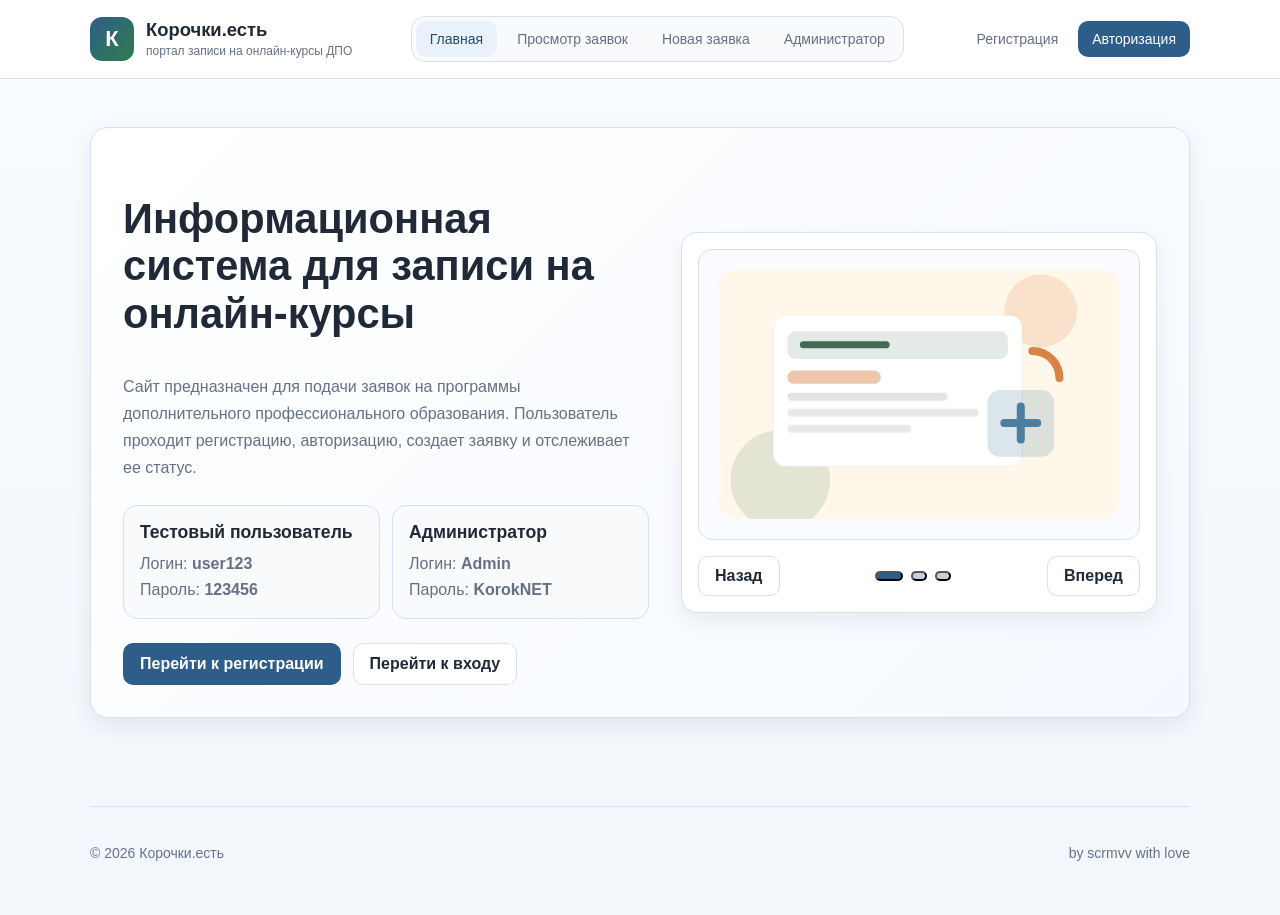
<file: index.html>
<!doctype html>
<html lang="ru">
<head>
  <meta charset="UTF-8">
  <meta name="viewport" content="width=device-width, initial-scale=1.0">
  <title>Корочки.есть — портал онлайн-курсов</title>
  <script>document.documentElement.classList.toggle('user-active', !!localStorage.getItem('korochki_session'));</script>
  <link rel="stylesheet" href="assets/css/style.css">
</head>
<body data-page="home">
  <header class="topbar">
    <div class="page-wrap py-4">
      <div class="header-row">
        <a href="index.html" class="brand-link">
          <span class="logo-mark">К</span>
          <span>
            <span class="brand-title block">Корочки.есть</span>
            <span class="brand-subtitle">портал записи на онлайн-курсы ДПО</span>
          </span>
        </a>
        <div class="header-actions">
          <button class="mobile-menu-toggle" type="button" data-menu-toggle aria-label="Открыть меню" aria-expanded="false">
            <span></span>
            <span></span>
            <span></span>
          </button>
        </div>
        <nav class="desktop-nav main-nav">
          <a class="nav-link" data-nav="home" href="index.html">Главная</a>
          <a class="nav-link" data-nav="applications" href="applications.html">Просмотр заявок</a>
          <a class="nav-link" data-nav="apply" href="apply.html">Новая заявка</a>
          <a class="nav-link" data-nav="admin" href="admin.html">Администратор</a>
        </nav>
        <nav class="desktop-nav auth-nav">
          <a class="nav-link" data-guest-link data-nav="register" href="register.html">Регистрация</a>
          <a class="nav-link nav-link-primary" data-guest-link data-nav="login" href="login.html">Авторизация</a>
          <button class="nav-link nav-link-primary" data-user-link data-logout type="button">Выйти</button>
        </nav>
        <div class="mobile-nav-panel" data-mobile-nav>
          <nav class="main-nav">
            <a class="nav-link" data-nav="home" href="index.html">Главная</a>
            <a class="nav-link" data-nav="applications" href="applications.html">Просмотр заявок</a>
            <a class="nav-link" data-nav="apply" href="apply.html">Новая заявка</a>
            <a class="nav-link" data-nav="admin" href="admin.html">Администратор</a>
          </nav>
          <nav class="auth-nav">
            <a class="nav-link" data-guest-link data-nav="register" href="register.html">Регистрация</a>
            <a class="nav-link nav-link-primary" data-guest-link data-nav="login" href="login.html">Авторизация</a>
            <button class="nav-link nav-link-primary" data-user-link data-logout type="button">Выйти</button>
          </nav>
        </div>
      </div>
    </div>
  </header>

  <main>
    <section class="page-wrap py-8 lg:py-12">
      <div class="hero-box grid gap-8 p-6 lg:grid-cols-[1.05fr_0.95fr] lg:items-center lg:p-8">
        <div>
          <h1 class="section-title">Информационная система для записи на онлайн-курсы</h1>
          <p class="section-text mt-4">
            Сайт предназначен для подачи заявок на программы дополнительного профессионального образования.
            Пользователь проходит регистрацию, авторизацию, создает заявку и отслеживает ее статус.
          </p>

          <div class="mt-6 grid gap-3 sm:grid-cols-2">
            <div class="info-item">
              <h3>Тестовый пользователь</h3>
              <p>Логин: <strong>user123</strong><br>Пароль: <strong>123456</strong></p>
            </div>
            <div class="info-item">
              <h3>Администратор</h3>
              <p>Логин: <strong>Admin</strong><br>Пароль: <strong>KorokNET</strong></p>
            </div>
          </div>

          <div class="mt-6 flex flex-wrap gap-3">
            <a class="btn btn-primary" href="register.html">Перейти к регистрации</a>
            <a class="btn btn-soft" href="login.html">Перейти к входу</a>
          </div>
        </div>

        <div class="card p-4">
          <div class="slider-box">
            <div class="slide active grid-cols-1 place-items-center p-5">
              <img src="assets/images/slide-1.svg" alt="Онлайн-обучение">
            </div>
            <div class="slide grid-cols-1 place-items-center p-5">
              <img src="assets/images/slide-2.svg" alt="Форма заявки">
            </div>
            <div class="slide grid-cols-1 place-items-center p-5">
              <img src="assets/images/slide-3.svg" alt="Администратор системы">
            </div>
          </div>

          <div class="mt-4 flex items-center justify-between gap-3 slider-controls">
            <button class="btn btn-soft !min-h-10 !px-4" data-prev-slide type="button">Назад</button>
            <div class="flex items-center gap-2" aria-label="Переключатели слайдера">
              <button class="slide-dot active" type="button" aria-label="Слайд 1"></button>
              <button class="slide-dot" type="button" aria-label="Слайд 2"></button>
              <button class="slide-dot" type="button" aria-label="Слайд 3"></button>
            </div>
            <button class="btn btn-soft !min-h-10 !px-4" data-next-slide type="button">Вперед</button>
          </div>
        </div>
      </div>
    </section>
  </main>

  <footer class="page-wrap py-10 text-sm text-slate-500">
    <div class="footer-line flex flex-col gap-2 pt-6 md:flex-row md:items-center md:justify-between">
      <p>© 2026 Корочки.есть</p>
      <p>by scrmvv with love</p>
    </div>
  </footer>

  <script src="assets/js/storage.js"></script>
  <script src="assets/js/main.js"></script>
  <script src="assets/js/home.js"></script>
</body>
</html>
</file>
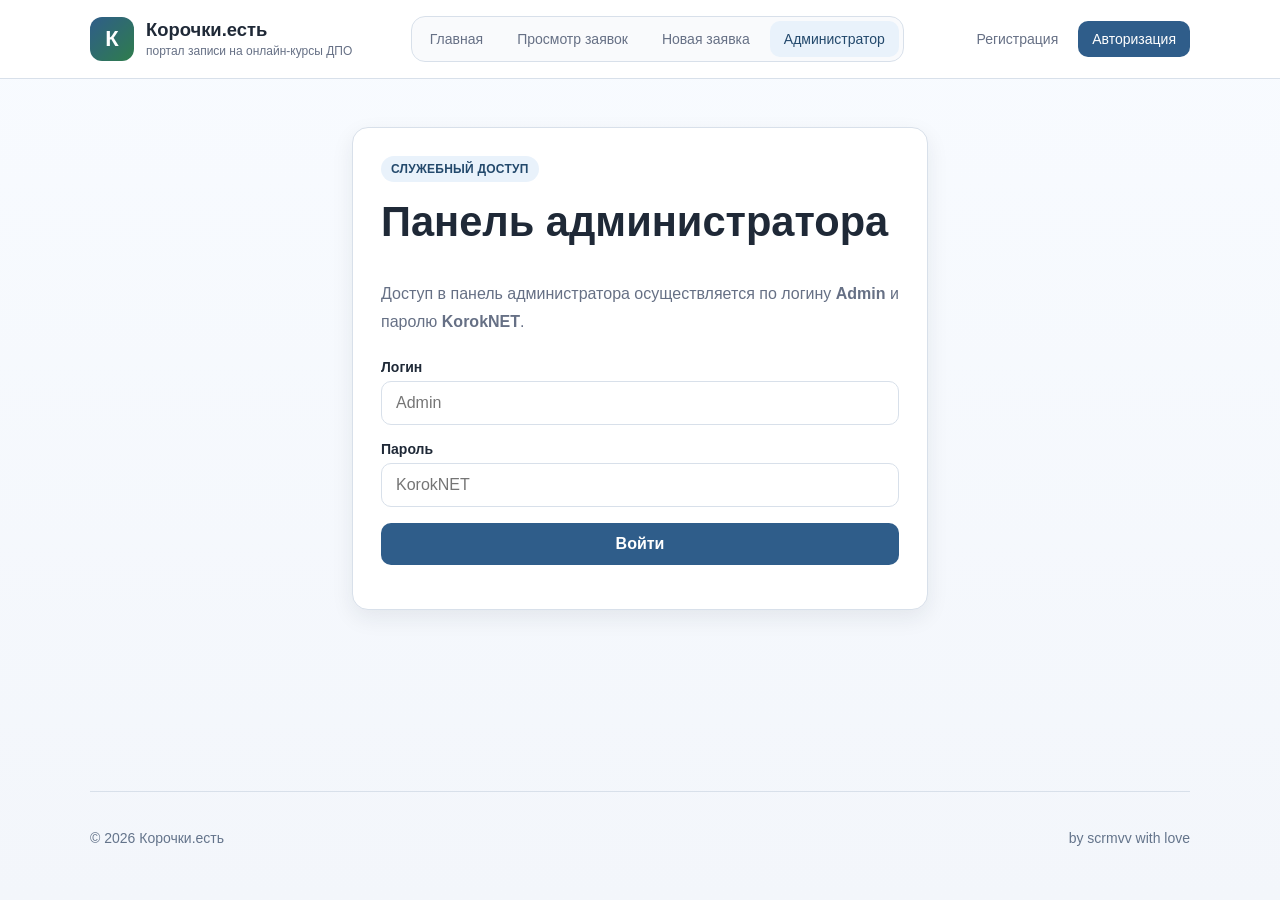
<file: admin.html>
<!doctype html>
<html lang="ru">
<head>
  <meta charset="UTF-8">
  <meta name="viewport" content="width=device-width, initial-scale=1.0">
  <title>Панель администратора — Корочки.есть</title>
  <script>document.documentElement.classList.toggle('user-active', !!localStorage.getItem('korochki_session'));</script>
  <link rel="stylesheet" href="assets/css/style.css">
</head>
<body data-page="admin">
  <header class="topbar">
    <div class="page-wrap py-4">
      <div class="header-row">
        <a href="index.html" class="brand-link">
          <span class="logo-mark">К</span>
          <span>
            <span class="brand-title block">Корочки.есть</span>
            <span class="brand-subtitle">портал записи на онлайн-курсы ДПО</span>
          </span>
        </a>
        <div class="header-actions">
          <button class="mobile-menu-toggle" type="button" data-menu-toggle aria-label="Открыть меню" aria-expanded="false">
            <span></span>
            <span></span>
            <span></span>
          </button>
        </div>
        <nav class="desktop-nav main-nav">
          <a class="nav-link" data-nav="home" href="index.html">Главная</a>
          <a class="nav-link" data-nav="applications" href="applications.html">Просмотр заявок</a>
          <a class="nav-link" data-nav="apply" href="apply.html">Новая заявка</a>
          <a class="nav-link" data-nav="admin" href="admin.html">Администратор</a>
        </nav>
        <nav class="desktop-nav auth-nav">
          <a class="nav-link" data-guest-link data-nav="register" href="register.html">Регистрация</a>
          <a class="nav-link nav-link-primary" data-guest-link data-nav="login" href="login.html">Авторизация</a>
          <button class="nav-link nav-link-primary" data-user-link data-logout type="button">Выйти</button>
        </nav>
        <div class="mobile-nav-panel" data-mobile-nav>
          <nav class="main-nav">
            <a class="nav-link" data-nav="home" href="index.html">Главная</a>
            <a class="nav-link" data-nav="applications" href="applications.html">Просмотр заявок</a>
            <a class="nav-link" data-nav="apply" href="apply.html">Новая заявка</a>
            <a class="nav-link" data-nav="admin" href="admin.html">Администратор</a>
          </nav>
          <nav class="auth-nav">
            <a class="nav-link" data-guest-link data-nav="register" href="register.html">Регистрация</a>
            <a class="nav-link nav-link-primary" data-guest-link data-nav="login" href="login.html">Авторизация</a>
            <button class="nav-link nav-link-primary" data-user-link data-logout type="button">Выйти</button>
          </nav>
        </div>
      </div>
    </div>
  </header>

  <main class="page-wrap py-8 lg:py-12">
    <section id="adminLoginBox" class="mx-auto max-w-xl card p-5 md:p-7">
      <span class="tag">служебный доступ</span>
      <h1 class="section-title mt-4">Панель администратора</h1>
      <p class="section-text mt-3">Доступ в панель администратора осуществляется по логину <strong>Admin</strong> и паролю <strong>KorokNET</strong>.</p>

      <form id="adminLoginForm" class="mt-6 grid gap-4">
        <div>
          <label class="form-label" for="adminLogin">Логин</label>
          <input class="form-input" id="adminLogin" name="login" required placeholder="Admin">
        </div>
        <div>
          <label class="form-label" for="adminPassword">Пароль</label>
          <input class="form-input" id="adminPassword" name="password" type="password" required placeholder="KorokNET">
        </div>
        <button class="btn btn-primary" type="submit">Войти</button>
        <div id="adminLoginResult" aria-live="polite"></div>
      </form>
    </section>

    <section id="adminPanel" style="display:none;">
      <div class="mb-8 flex flex-col gap-4 md:flex-row md:items-end md:justify-between">
        <div>
          <span class="tag">работа со статусами</span>
          <h1 class="section-title mt-4">Список пользовательских заявок</h1>
          <p class="section-text mt-3">Администратор видит все заявки и может изменить статус на «Идет обучение» или «Обучение завершено».</p>
        </div>
        <button class="btn btn-soft" id="adminLogout" type="button">Выйти из админки</button>
      </div>

      <div id="adminCounters" class="mb-5 grid gap-3 sm:grid-cols-2 lg:grid-cols-4"></div>

      <div class="card p-4 md:p-5">
        <div class="mb-4 flex flex-col gap-3 md:flex-row md:items-center md:justify-between">
          <h2 class="text-2xl font-bold">Все заявки</h2>
          <input class="form-input md:max-w-xs" id="adminSearch" placeholder="Поиск по курсу или пользователю">
        </div>
        <div id="adminTable" class="table-like"></div>
      </div>
    </section>
  </main>

  <footer class="page-wrap py-10 text-sm text-slate-500">
    <div class="footer-line flex flex-col gap-2 pt-6 md:flex-row md:items-center md:justify-between">
      <p>© 2026 Корочки.есть</p>
      <p>by scrmvv with love</p>
    </div>
  </footer>

  <script src="assets/js/storage.js"></script>
  <script src="assets/js/main.js"></script>
  <script src="assets/js/admin.js"></script>
</body>
</html>
</file>
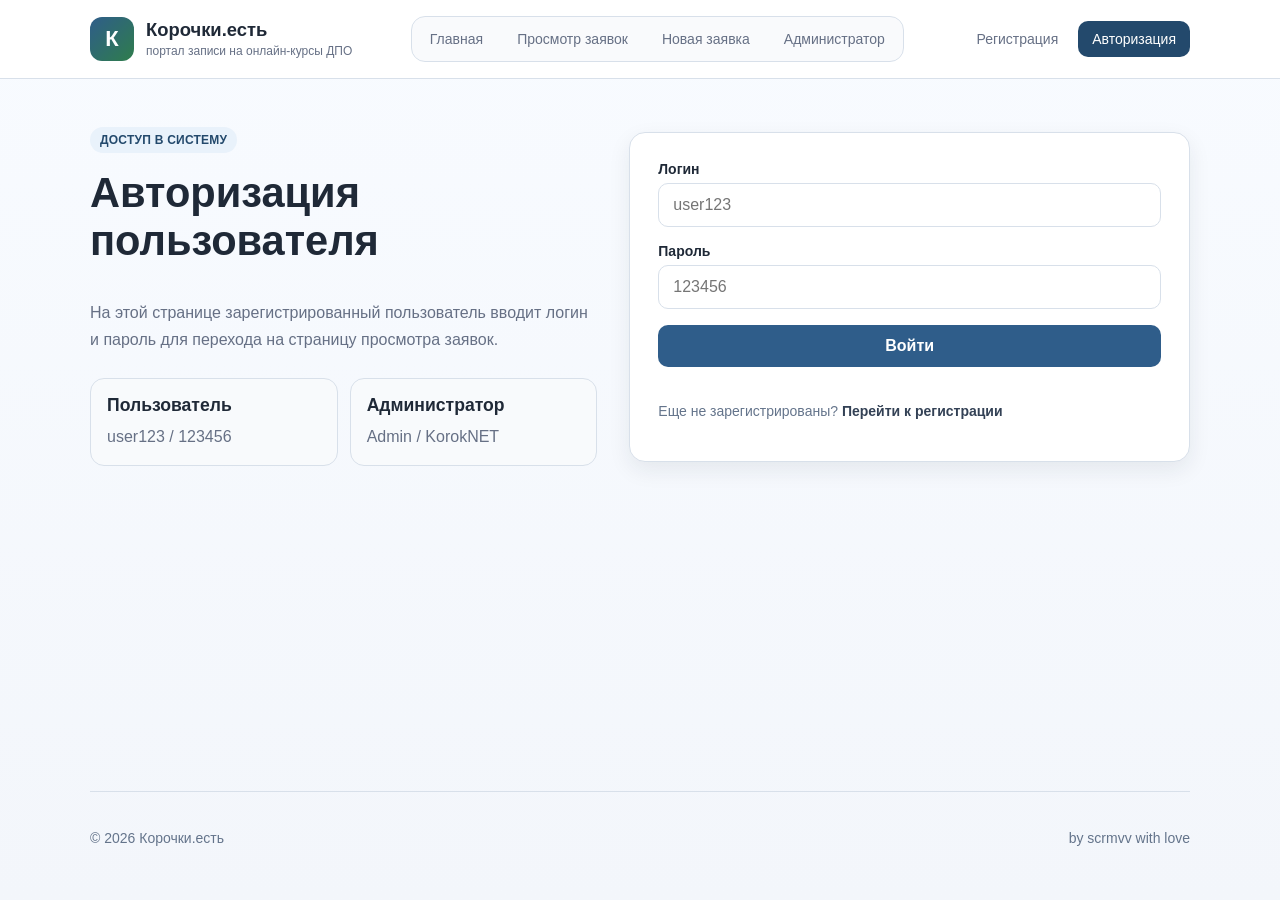
<file: applications.html>
<!doctype html>
<html lang="ru">
<head>
  <meta charset="UTF-8">
  <meta name="viewport" content="width=device-width, initial-scale=1.0">
  <title>Просмотр заявок — Корочки.есть</title>
  <script>
    const hasUser = !!localStorage.getItem('korochki_session');
    document.documentElement.classList.toggle('user-active', hasUser);
    if (!hasUser) location.replace('login.html');
  </script>
  <link rel="stylesheet" href="assets/css/style.css">
</head>
<body data-page="applications">
  <header class="topbar">
    <div class="page-wrap py-4">
      <div class="header-row">
        <a href="index.html" class="brand-link">
          <span class="logo-mark">К</span>
          <span>
            <span class="brand-title block">Корочки.есть</span>
            <span class="brand-subtitle">портал записи на онлайн-курсы ДПО</span>
          </span>
        </a>
        <div class="header-actions">
          <button class="mobile-menu-toggle" type="button" data-menu-toggle aria-label="Открыть меню" aria-expanded="false">
            <span></span>
            <span></span>
            <span></span>
          </button>
        </div>
        <nav class="desktop-nav main-nav">
          <a class="nav-link" data-nav="home" href="index.html">Главная</a>
          <a class="nav-link" data-nav="applications" href="applications.html">Просмотр заявок</a>
          <a class="nav-link" data-nav="apply" href="apply.html">Новая заявка</a>
          <a class="nav-link" data-nav="admin" href="admin.html">Администратор</a>
        </nav>
        <nav class="desktop-nav auth-nav">
          <a class="nav-link" data-guest-link data-nav="register" href="register.html">Регистрация</a>
          <a class="nav-link nav-link-primary" data-guest-link data-nav="login" href="login.html">Авторизация</a>
          <button class="nav-link nav-link-primary" data-user-link data-logout type="button">Выйти</button>
        </nav>
        <div class="mobile-nav-panel" data-mobile-nav>
          <nav class="main-nav">
            <a class="nav-link" data-nav="home" href="index.html">Главная</a>
            <a class="nav-link" data-nav="applications" href="applications.html">Просмотр заявок</a>
            <a class="nav-link" data-nav="apply" href="apply.html">Новая заявка</a>
            <a class="nav-link" data-nav="admin" href="admin.html">Администратор</a>
          </nav>
          <nav class="auth-nav">
            <a class="nav-link" data-guest-link data-nav="register" href="register.html">Регистрация</a>
            <a class="nav-link nav-link-primary" data-guest-link data-nav="login" href="login.html">Авторизация</a>
            <button class="nav-link nav-link-primary" data-user-link data-logout type="button">Выйти</button>
          </nav>
        </div>
      </div>
    </div>
  </header>

  <main class="page-wrap py-8 lg:py-12">
    <section class="mb-8 flex flex-col gap-4 md:flex-row md:items-end md:justify-between">
      <div>
        <span class="tag">личный кабинет</span>
        <h1 class="section-title mt-4">Просмотр заявок</h1>
        <p class="section-text mt-3">Пользователь <strong data-current-user>гость</strong> может просмотреть ранее оставленные заявки и оставить отзыв о качестве образовательных услуг.</p>
      </div>
      <a class="btn btn-primary" href="apply.html">Создать заявку</a>
    </section>

    <section id="emptyApplications" class="card p-8 text-center" style="display:none;">
      <h2 class="text-3xl font-bold">Заявок пока нет</h2>
      <p class="section-text mt-3">Создайте первую заявку на обучение.</p>
      <a class="btn btn-primary mt-5" href="apply.html">Перейти к форме заявки</a>
    </section>

    <section id="applicationsList" class="grid gap-5"></section>
  </main>

  <footer class="page-wrap py-10 text-sm text-slate-500">
    <div class="footer-line flex flex-col gap-2 pt-6 md:flex-row md:items-center md:justify-between">
      <p>© 2026 Корочки.есть</p>
      <p>by scrmvv with love</p>
    </div>
  </footer>

  <script src="assets/js/storage.js"></script>
  <script src="assets/js/main.js"></script>
  <script src="assets/js/applications.js"></script>
</body>
</html>
</file>
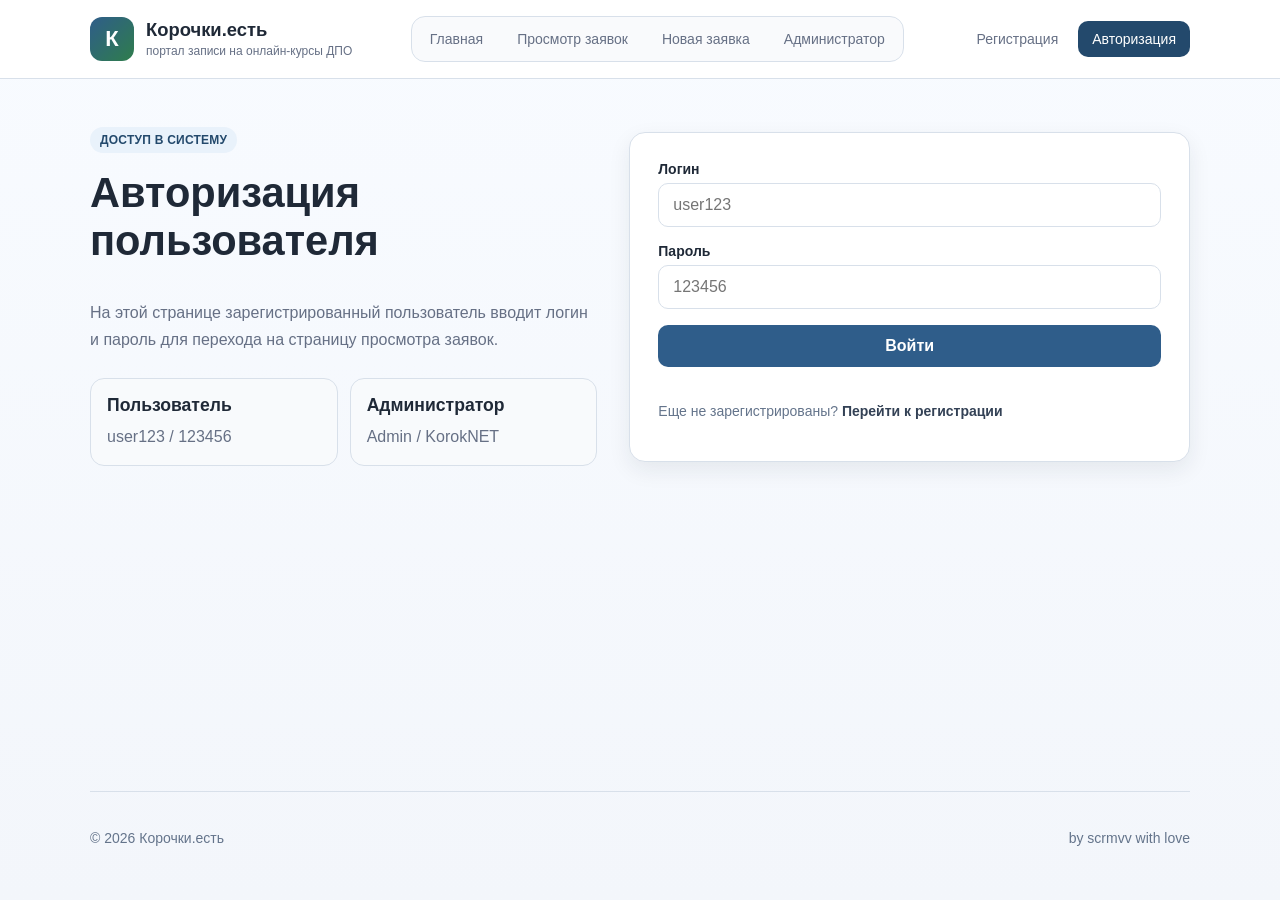
<file: apply.html>
<!doctype html>
<html lang="ru">
<head>
  <meta charset="UTF-8">
  <meta name="viewport" content="width=device-width, initial-scale=1.0">
  <title>Формирование заявки — Корочки.есть</title>
  <script>
    const hasUser = !!localStorage.getItem('korochki_session');
    document.documentElement.classList.toggle('user-active', hasUser);
    if (!hasUser) location.replace('login.html');
  </script>
  <link rel="stylesheet" href="assets/css/style.css">
</head>
<body data-page="apply">
  <header class="topbar">
    <div class="page-wrap py-4">
      <div class="header-row">
        <a href="index.html" class="brand-link">
          <span class="logo-mark">К</span>
          <span>
            <span class="brand-title block">Корочки.есть</span>
            <span class="brand-subtitle">портал записи на онлайн-курсы ДПО</span>
          </span>
        </a>
        <div class="header-actions">
          <button class="mobile-menu-toggle" type="button" data-menu-toggle aria-label="Открыть меню" aria-expanded="false">
            <span></span>
            <span></span>
            <span></span>
          </button>
        </div>
        <nav class="desktop-nav main-nav">
          <a class="nav-link" data-nav="home" href="index.html">Главная</a>
          <a class="nav-link" data-nav="applications" href="applications.html">Просмотр заявок</a>
          <a class="nav-link" data-nav="apply" href="apply.html">Новая заявка</a>
          <a class="nav-link" data-nav="admin" href="admin.html">Администратор</a>
        </nav>
        <nav class="desktop-nav auth-nav">
          <a class="nav-link" data-guest-link data-nav="register" href="register.html">Регистрация</a>
          <a class="nav-link nav-link-primary" data-guest-link data-nav="login" href="login.html">Авторизация</a>
          <button class="nav-link nav-link-primary" data-user-link data-logout type="button">Выйти</button>
        </nav>
        <div class="mobile-nav-panel" data-mobile-nav>
          <nav class="main-nav">
            <a class="nav-link" data-nav="home" href="index.html">Главная</a>
            <a class="nav-link" data-nav="applications" href="applications.html">Просмотр заявок</a>
            <a class="nav-link" data-nav="apply" href="apply.html">Новая заявка</a>
            <a class="nav-link" data-nav="admin" href="admin.html">Администратор</a>
          </nav>
          <nav class="auth-nav">
            <a class="nav-link" data-guest-link data-nav="register" href="register.html">Регистрация</a>
            <a class="nav-link nav-link-primary" data-guest-link data-nav="login" href="login.html">Авторизация</a>
            <button class="nav-link nav-link-primary" data-user-link data-logout type="button">Выйти</button>
          </nav>
        </div>
      </div>
    </div>
  </header>

  <main class="page-wrap py-8 lg:py-12">
    <div class="grid gap-8 lg:grid-cols-[0.9fr_1.1fr] lg:items-start">
      <section>
        <span class="tag">форма заявки</span>
        <h1 class="section-title mt-4">Формирование заявки</h1>
        <p class="section-text mt-4">Пользователь указывает название курса, желаемую дату начала обучения и способ оплаты. После нажатия на кнопку «Отправить» заявка получает статус «Новая».</p>

        <div class="info-grid mt-6">
          <div class="info-item">
            <h3>Пользователь</h3>
            <p><span data-current-user>гость</span></p>
          </div>
          <div class="info-item">
            <h3>Доступные способы оплаты</h3>
            <p>Наличными или переводом по номеру телефона.</p>
          </div>
        </div>
      </section>

      <section class="card p-5 md:p-7">
        <form id="applyForm" class="grid gap-4">
          <div>
            <label class="form-label" for="courseName">Наименование курса</label>
            <input class="form-input" id="courseName" name="courseName" required list="courseList" placeholder="Например: Оператор 1С">
            <datalist id="courseList">
              <option value="Оператор 1С: первые шаги"></option>
              <option value="Сметное дело для начинающих"></option>
              <option value="Кадровое делопроизводство"></option>
              <option value="Бухгалтерский учет"></option>
              <option value="Документооборот в организации"></option>
            </datalist>
          </div>

          <div>
            <label class="form-label" for="startDate">Желаемая дата начала обучения</label>
            <input class="form-input" id="startDate" name="startDate" type="date" required>
          </div>

          <div>
            <label class="form-label" for="payment">Способ оплаты</label>
            <select class="form-select" id="payment" name="payment" required>
              <option value="">Выберите вариант</option>
              <option value="Наличными">Наличными</option>
              <option value="Перевод по номеру телефона">Перевод по номеру телефона</option>
            </select>
          </div>

          <button class="btn btn-primary" type="submit">Отправить</button>
          <div id="applyResult" aria-live="polite"></div>
        </form>
      </section>
    </div>
  </main>

  <footer class="page-wrap py-10 text-sm text-slate-500">
    <div class="footer-line flex flex-col gap-2 pt-6 md:flex-row md:items-center md:justify-between">
      <p>© 2026 Корочки.есть</p>
      <p>by scrmvv with love</p>
    </div>
  </footer>

  <script src="assets/js/storage.js"></script>
  <script src="assets/js/main.js"></script>
  <script src="assets/js/apply.js"></script>
</body>
</html>
</file>
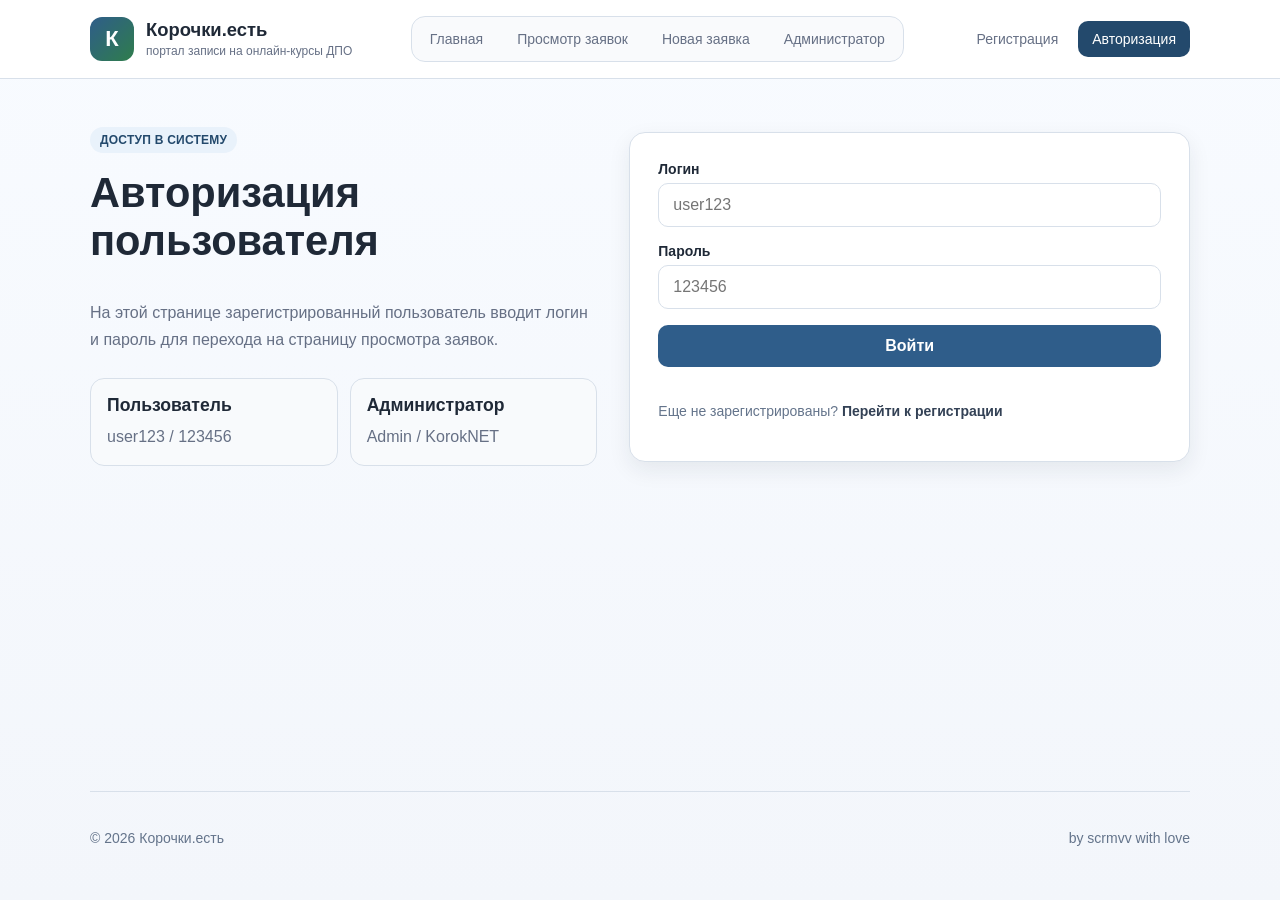
<file: login.html>
<!doctype html>
<html lang="ru">
<head>
  <meta charset="UTF-8">
  <meta name="viewport" content="width=device-width, initial-scale=1.0">
  <title>Авторизация — Корочки.есть</title>
  <script>document.documentElement.classList.toggle('user-active', !!localStorage.getItem('korochki_session'));</script>
  <link rel="stylesheet" href="assets/css/style.css">
</head>
<body data-page="login">
  <header class="topbar">
    <div class="page-wrap py-4">
      <div class="header-row">
        <a href="index.html" class="brand-link">
          <span class="logo-mark">К</span>
          <span>
            <span class="brand-title block">Корочки.есть</span>
            <span class="brand-subtitle">портал записи на онлайн-курсы ДПО</span>
          </span>
        </a>
        <div class="header-actions">
          <button class="mobile-menu-toggle" type="button" data-menu-toggle aria-label="Открыть меню" aria-expanded="false">
            <span></span>
            <span></span>
            <span></span>
          </button>
        </div>
        <nav class="desktop-nav main-nav">
          <a class="nav-link" data-nav="home" href="index.html">Главная</a>
          <a class="nav-link" data-nav="applications" href="applications.html">Просмотр заявок</a>
          <a class="nav-link" data-nav="apply" href="apply.html">Новая заявка</a>
          <a class="nav-link" data-nav="admin" href="admin.html">Администратор</a>
        </nav>
        <nav class="desktop-nav auth-nav">
          <a class="nav-link" data-guest-link data-nav="register" href="register.html">Регистрация</a>
          <a class="nav-link nav-link-primary" data-guest-link data-nav="login" href="login.html">Авторизация</a>
          <button class="nav-link nav-link-primary" data-user-link data-logout type="button">Выйти</button>
        </nav>
        <div class="mobile-nav-panel" data-mobile-nav>
          <nav class="main-nav">
            <a class="nav-link" data-nav="home" href="index.html">Главная</a>
            <a class="nav-link" data-nav="applications" href="applications.html">Просмотр заявок</a>
            <a class="nav-link" data-nav="apply" href="apply.html">Новая заявка</a>
            <a class="nav-link" data-nav="admin" href="admin.html">Администратор</a>
          </nav>
          <nav class="auth-nav">
            <a class="nav-link" data-guest-link data-nav="register" href="register.html">Регистрация</a>
            <a class="nav-link nav-link-primary" data-guest-link data-nav="login" href="login.html">Авторизация</a>
            <button class="nav-link nav-link-primary" data-user-link data-logout type="button">Выйти</button>
          </nav>
        </div>
      </div>
    </div>
  </header>

  <main class="page-wrap py-8 lg:py-12">
    <div class="grid gap-8 lg:grid-cols-[0.95fr_1.05fr] lg:items-center">
      <section>
        <span class="tag">доступ в систему</span>
        <h1 class="section-title mt-4">Авторизация пользователя</h1>
        <p class="section-text mt-4">На этой странице зарегистрированный пользователь вводит логин и пароль для перехода на страницу просмотра заявок.</p>

        <div class="mt-6 grid gap-3 sm:grid-cols-2">
          <div class="info-item">
            <h3>Пользователь</h3>
            <p>user123 / 123456</p>
          </div>
          <div class="info-item">
            <h3>Администратор</h3>
            <p>Admin / KorokNET</p>
          </div>
        </div>
      </section>

      <section class="card p-5 md:p-7">
        <form id="loginForm" class="grid gap-4">
          <div>
            <label class="form-label" for="login">Логин</label>
            <input class="form-input" id="login" name="login" required autocomplete="username" placeholder="user123">
          </div>

          <div>
            <label class="form-label" for="password">Пароль</label>
            <input class="form-input" id="password" name="password" required type="password" autocomplete="current-password" placeholder="123456">
          </div>

          <button class="btn btn-primary" type="submit">Войти</button>
          <div id="loginResult" aria-live="polite"></div>
        </form>

        <p class="mt-5 text-sm text-slate-500">Еще не зарегистрированы? <a class="font-semibold text-slate-700" href="register.html">Перейти к регистрации</a></p>
      </section>
    </div>
  </main>

  <footer class="page-wrap py-10 text-sm text-slate-500">
    <div class="footer-line flex flex-col gap-2 pt-6 md:flex-row md:items-center md:justify-between">
      <p>© 2026 Корочки.есть</p>
      <p>by scrmvv with love</p>
    </div>
  </footer>

  <script src="assets/js/storage.js"></script>
  <script src="assets/js/main.js"></script>
  <script src="assets/js/login.js"></script>
</body>
</html>
</file>
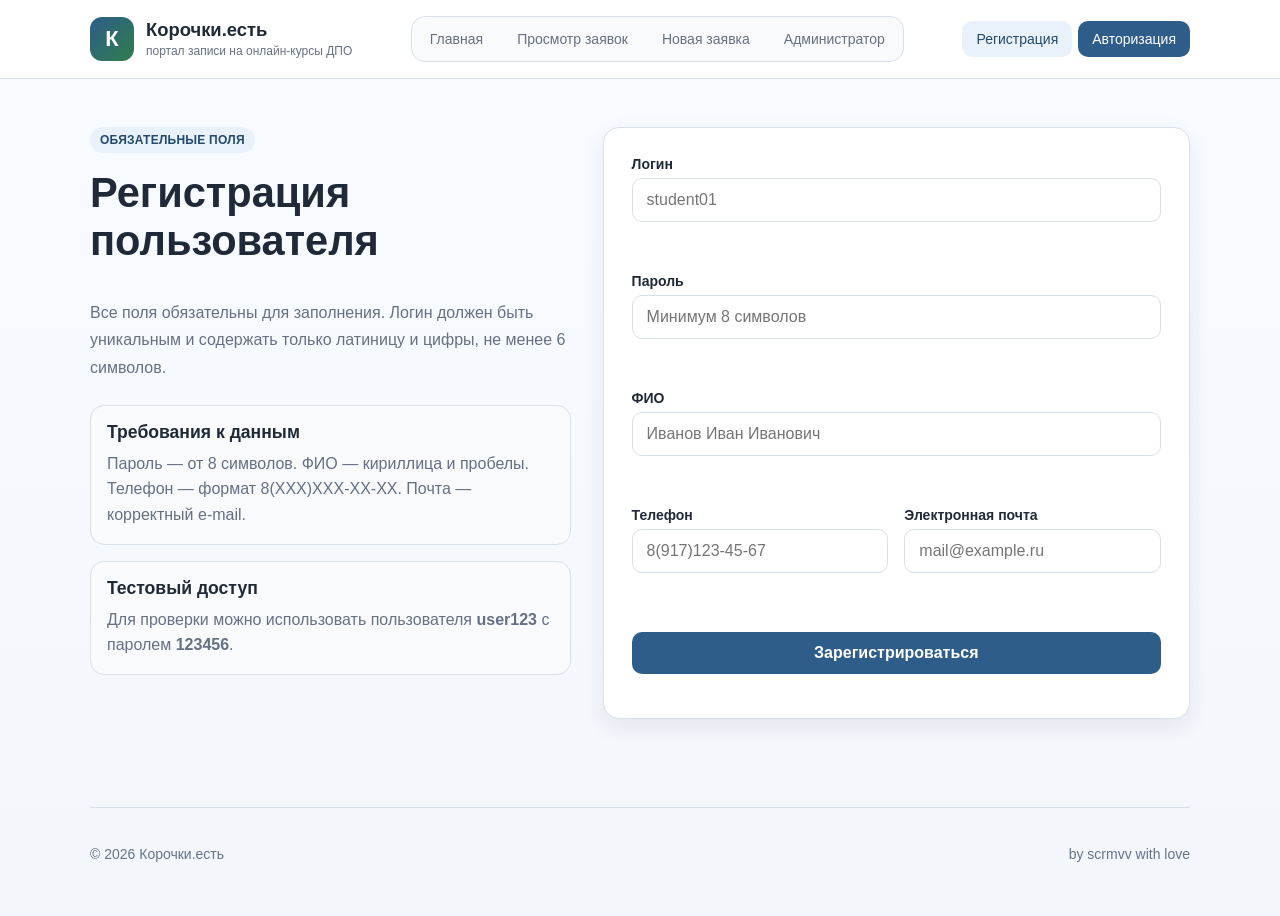
<file: register.html>
<!doctype html>
<html lang="ru">
<head>
  <meta charset="UTF-8">
  <meta name="viewport" content="width=device-width, initial-scale=1.0">
  <title>Регистрация — Корочки.есть</title>
  <script>document.documentElement.classList.toggle('user-active', !!localStorage.getItem('korochki_session'));</script>
  <link rel="stylesheet" href="assets/css/style.css">
</head>
<body data-page="register">
  <header class="topbar">
    <div class="page-wrap py-4">
      <div class="header-row">
        <a href="index.html" class="brand-link">
          <span class="logo-mark">К</span>
          <span>
            <span class="brand-title block">Корочки.есть</span>
            <span class="brand-subtitle">портал записи на онлайн-курсы ДПО</span>
          </span>
        </a>
        <div class="header-actions">
          <button class="mobile-menu-toggle" type="button" data-menu-toggle aria-label="Открыть меню" aria-expanded="false">
            <span></span>
            <span></span>
            <span></span>
          </button>
        </div>
        <nav class="desktop-nav main-nav">
          <a class="nav-link" data-nav="home" href="index.html">Главная</a>
          <a class="nav-link" data-nav="applications" href="applications.html">Просмотр заявок</a>
          <a class="nav-link" data-nav="apply" href="apply.html">Новая заявка</a>
          <a class="nav-link" data-nav="admin" href="admin.html">Администратор</a>
        </nav>
        <nav class="desktop-nav auth-nav">
          <a class="nav-link" data-guest-link data-nav="register" href="register.html">Регистрация</a>
          <a class="nav-link nav-link-primary" data-guest-link data-nav="login" href="login.html">Авторизация</a>
          <button class="nav-link nav-link-primary" data-user-link data-logout type="button">Выйти</button>
        </nav>
        <div class="mobile-nav-panel" data-mobile-nav>
          <nav class="main-nav">
            <a class="nav-link" data-nav="home" href="index.html">Главная</a>
            <a class="nav-link" data-nav="applications" href="applications.html">Просмотр заявок</a>
            <a class="nav-link" data-nav="apply" href="apply.html">Новая заявка</a>
            <a class="nav-link" data-nav="admin" href="admin.html">Администратор</a>
          </nav>
          <nav class="auth-nav">
            <a class="nav-link" data-guest-link data-nav="register" href="register.html">Регистрация</a>
            <a class="nav-link nav-link-primary" data-guest-link data-nav="login" href="login.html">Авторизация</a>
            <button class="nav-link nav-link-primary" data-user-link data-logout type="button">Выйти</button>
          </nav>
        </div>
      </div>
    </div>
  </header>

  <main class="page-wrap py-8 lg:py-12">
    <div class="grid gap-8 lg:grid-cols-[0.9fr_1.1fr] lg:items-start">
      <section>
        <span class="tag">обязательные поля</span>
        <h1 class="section-title mt-4">Регистрация пользователя</h1>
        <p class="section-text mt-4">Все поля обязательны для заполнения. Логин должен быть уникальным и содержать только латиницу и цифры, не менее 6 символов.</p>

        <div class="info-grid mt-6">
          <div class="info-item">
            <h3>Требования к данным</h3>
            <p>Пароль — от 8 символов. ФИО — кириллица и пробелы. Телефон — формат 8(XXX)XXX-XX-XX. Почта — корректный e-mail.</p>
          </div>
          <div class="info-item">
            <h3>Тестовый доступ</h3>
            <p>Для проверки можно использовать пользователя <strong>user123</strong> с паролем <strong>123456</strong>.</p>
          </div>
        </div>
      </section>

      <section class="card p-5 md:p-7">
        <form id="registerForm" class="grid gap-4" novalidate>
          <div>
            <label class="form-label" for="login">Логин</label>
            <input class="form-input" id="login" name="login" required placeholder="student01">
            <p class="field-error" data-error="login"></p>
          </div>

          <div>
            <label class="form-label" for="password">Пароль</label>
            <input class="form-input" id="password" name="password" type="password" required placeholder="Минимум 8 символов">
            <p class="field-error" data-error="password"></p>
          </div>

          <div>
            <label class="form-label" for="name">ФИО</label>
            <input class="form-input" id="name" name="name" required placeholder="Иванов Иван Иванович">
            <p class="field-error" data-error="name"></p>
          </div>

          <div class="grid gap-4 md:grid-cols-2">
            <div>
              <label class="form-label" for="phone">Телефон</label>
              <input class="form-input" id="phone" name="phone" required placeholder="8(917)123-45-67">
              <p class="field-error" data-error="phone"></p>
            </div>
            <div>
              <label class="form-label" for="email">Электронная почта</label>
              <input class="form-input" id="email" name="email" type="email" required placeholder="mail@example.ru">
              <p class="field-error" data-error="email"></p>
            </div>
          </div>

          <button class="btn btn-primary mt-2" type="submit">Зарегистрироваться</button>
          <div id="registerResult" aria-live="polite"></div>
        </form>
      </section>
    </div>
  </main>

  <footer class="page-wrap py-10 text-sm text-slate-500">
    <div class="footer-line flex flex-col gap-2 pt-6 md:flex-row md:items-center md:justify-between">
      <p>© 2026 Корочки.есть</p>
      <p>by scrmvv with love</p>
    </div>
  </footer>

  <script src="assets/js/storage.js"></script>
  <script src="assets/js/main.js"></script>
  <script src="assets/js/register.js"></script>
</body>
</html>
</file>
<file: assets/css/style.css>
:root {
  --bg: #f3f6fb;
  --surface: #ffffff;
  --surface-soft: #f8fafc;
  --border: #d8e0ea;
  --text: #1f2937;
  --muted: #667085;
  --primary: #2f5d8a;
  --primary-dark: #23496c;
  --accent: #e9f2fb;
  --danger: #c34141;
  --success: #2f7d4c;
  --shadow: 0 8px 22px rgba(23, 36, 50, 0.08);
}

* {
  box-sizing: border-box;
}

html {
  scroll-behavior: smooth;
}

body {
  margin: 0;
  min-height: 100vh;
  display: flex;
  flex-direction: column;
  font-family: Inter, Arial, sans-serif;
  color: var(--text);
  background: linear-gradient(180deg, #f8fbff 0%, var(--bg) 100%);
}

main {
  flex: 1;
}

img {
  max-width: 100%;
  display: block;
}

a {
  color: inherit;
  text-decoration: none;
}

button,
input,
select,
textarea {
  font: inherit;
}

.page-wrap {
  width: min(1100px, calc(100% - 32px));
  margin: 0 auto;
}

.topbar {
  position: sticky;
  top: 0;
  z-index: 30;
  border-bottom: 1px solid var(--border);
  background: rgba(255, 255, 255, 0.92);
  backdrop-filter: blur(10px);
}

.header-row {
  display: grid;
  grid-template-columns: auto 1fr auto;
  align-items: center;
  gap: 18px;
}

.header-actions {
  display: none;
}

.mobile-menu-toggle {
  display: none;
  align-items: center;
  justify-content: center;
  flex-direction: column;
  gap: 3px;
  width: 44px;
  height: 44px;
  border: 1px solid var(--border);
  border-radius: 12px;
  background: #fff;
  cursor: pointer;
  padding: 0;
}

.mobile-menu-toggle span {
  display: block;
  width: 18px;
  height: 2px;
  border-radius: 999px;
  background: var(--primary);
  transition: 0.2s ease;
}

.mobile-menu-toggle.is-open span:nth-child(1) {
  transform: translateY(5px) rotate(45deg);
}

.mobile-menu-toggle.is-open span:nth-child(2) {
  opacity: 0;
}

.mobile-menu-toggle.is-open span:nth-child(3) {
  transform: translateY(-5px) rotate(-45deg);
}

.mobile-nav-panel {
  display: none;
  grid-column: 1 / -1;
  flex-direction: column;
  gap: 8px;
  padding: 8px;
  border: 1px solid var(--border);
  border-radius: 14px;
  background: rgba(248, 250, 252, 0.96);
}

.mobile-nav-panel.is-open {
  display: flex;
}

.brand-link {
  display: flex;
  align-items: center;
  gap: 12px;
  min-width: max-content;
}

.logo-mark {
  width: 44px;
  height: 44px;
  border-radius: 12px;
  background: linear-gradient(135deg, var(--primary), #2f7d4c);
  color: #fff;
  display: grid;
  place-items: center;
  font-size: 22px;
  font-weight: 800;
}

.brand-title {
  font-size: 1.15rem;
  font-weight: 800;
  line-height: 1.2;
}

.brand-subtitle {
  font-size: 0.75rem;
  color: var(--muted);
}

.desktop-nav {
  display: flex;
  align-items: center;
  gap: 6px;
}

.main-nav {
  width: max-content;
  justify-self: center;
  padding: 4px;
  border: 1px solid var(--border);
  border-radius: 14px;
  background: rgba(248, 250, 252, 0.85);
}

.auth-nav {
  gap: 6px;
  justify-self: end;
}

[data-user-link],
html.user-active [data-guest-link] {
  display: none;
}

html.user-active [data-user-link] {
  display: inline-flex;
}

.nav-link {
  padding: 10px 14px;
  border-radius: 10px;
  font-size: 14px;
  color: var(--muted);
  transition: 0.2s ease;
}

.nav-link:hover,
.nav-link.active,
body[data-page="home"] [data-nav="home"],
body[data-page="applications"] [data-nav="applications"],
body[data-page="apply"] [data-nav="apply"],
body[data-page="admin"] [data-nav="admin"],
body[data-page="register"] [data-nav="register"],
body[data-page="login"] [data-nav="login"] {
  background: var(--accent);
  color: var(--primary-dark);
}

.nav-link-primary {
  background: var(--primary);
  color: #fff;
}

.nav-link-primary:hover,
.nav-link-primary.active,
body[data-page="login"] [data-nav="login"] {
  background: var(--primary-dark);
  color: #fff;
}

.btn {
  display: inline-flex;
  align-items: center;
  justify-content: center;
  flex-shrink: 0;
  min-height: 42px;
  padding: 10px 16px;
  border-radius: 10px;
  border: 1px solid transparent;
  font-weight: 600;
  white-space: nowrap;
  cursor: pointer;
  transition: 0.2s ease;
}

.btn:hover {
  transform: translateY(-1px);
}

.btn-primary {
  color: #fff;
  background: var(--primary);
}

.btn-primary:hover {
  background: var(--primary-dark);
}

.btn-soft {
  border-color: var(--border);
  background: #fff;
  color: var(--text);
}

.btn-soft:hover {
  background: #f8fafc;
}

.btn-warn {
  background: #d97706;
  color: #fff;
}

.section-title {
  font-size: clamp(1.8rem, 4vw, 2.6rem);
  line-height: 1.15;
  font-weight: 800;
}

.section-text {
  color: var(--muted);
  line-height: 1.7;
}

.tag {
  display: inline-flex;
  align-items: center;
  padding: 6px 10px;
  border-radius: 999px;
  background: var(--accent);
  color: var(--primary-dark);
  font-size: 12px;
  font-weight: 700;
  letter-spacing: 0.02em;
  text-transform: uppercase;
}

.hero-box {
  border: 1px solid var(--border);
  border-radius: 18px;
  background: linear-gradient(135deg, #ffffff 0%, #f5f9ff 100%);
  box-shadow: var(--shadow);
}

.card,
.paper-card {
  border: 1px solid var(--border);
  border-radius: 16px;
  background: var(--surface);
  box-shadow: var(--shadow);
}

.info-grid {
  display: grid;
  gap: 16px;
}

.info-item {
  border: 1px solid var(--border);
  border-radius: 14px;
  background: var(--surface-soft);
  padding: 16px;
}

.info-item h3 {
  margin: 0 0 8px;
  font-size: 1.1rem;
  font-weight: 700;
}

.info-item p {
  margin: 0;
  color: var(--muted);
  line-height: 1.6;
}

.form-label {
  display: block;
  margin-bottom: 6px;
  font-size: 14px;
  font-weight: 600;
}

.form-input,
.form-select,
.form-textarea {
  width: 100%;
  padding: 12px 14px;
  border: 1px solid var(--border);
  border-radius: 10px;
  background: #fff;
  outline: none;
  transition: border-color 0.2s ease, box-shadow 0.2s ease;
}

.form-input:focus,
.form-select:focus,
.form-textarea:focus {
  border-color: var(--primary);
  box-shadow: 0 0 0 3px rgba(47, 93, 138, 0.12);
}

.form-textarea {
  resize: vertical;
  min-height: 110px;
}

.field-error {
  min-height: 18px;
  margin-top: 4px;
  font-size: 13px;
  color: var(--danger);
}

.notice {
  padding: 12px 14px;
  border-radius: 10px;
  font-weight: 600;
}

.notice-error {
  border: 1px solid #f1c4c4;
  background: #fff1f1;
  color: #933131;
}

.notice-success {
  border: 1px solid #b8e0c6;
  background: #effaf3;
  color: #25653d;
}

.course-chip {
  border: 1px solid var(--border);
  border-radius: 12px;
  background: var(--surface-soft);
  padding: 12px 14px;
}

.slider-box {
  overflow: hidden;
  border: 1px solid var(--border);
  border-radius: 14px;
  background: #f9fbfe;
}

.slide {
  display: none;
  min-height: 280px;
  align-items: center;
  justify-content: center;
}

.slide.active {
  display: grid;
}

.slide img {
  width: 100%;
  height: auto;
  max-height: 320px;
  object-fit: contain;
}

.slide-dot {
  width: 10px;
  height: 10px;
  border-radius: 999px;
  background: #c1cfdd;
}

.slide-dot.active {
  width: 28px;
  background: var(--primary);
}

.status-badge {
  display: inline-flex;
  align-items: center;
  border-radius: 999px;
  padding: 6px 10px;
  font-size: 12px;
  font-weight: 700;
}

.status-new {
  background: #fff5e6;
  color: #9a6700;
}

.status-study {
  background: #ebf4ff;
  color: #205493;
}

.status-done {
  background: #edf9f1;
  color: #247148;
}

.table-like {
  overflow: hidden;
  border: 1px solid var(--border);
  border-radius: 14px;
  background: #fff;
}

.table-row {
  display: grid;
  grid-template-columns: 1.2fr 1.1fr 0.9fr 1fr;
  gap: 14px;
  padding: 14px 16px;
  border-top: 1px solid var(--border);
}

.table-head {
  background: #f5f9ff;
  font-weight: 700;
  border-top: none;
}

.muted-box {
  border: 1px dashed var(--border);
  border-radius: 14px;
  background: #f8fbff;
}

.footer-line {
  border-top: 1px solid var(--border);
}

.block { display: block; }
.grid { display: grid; }
.flex { display: flex; }
.flex-col { flex-direction: column; }
.flex-wrap { flex-wrap: wrap; }
.items-center { align-items: center; }
.items-start { align-items: flex-start; }
.items-end { align-items: flex-end; }
.justify-between { justify-content: space-between; }
.place-items-center { place-items: center; }
.text-center { text-align: center; }
.font-bold { font-weight: 700; }
.font-semibold { font-weight: 600; }
.text-sm { font-size: 0.875rem; }
.text-2xl { font-size: 1.5rem; line-height: 2rem; }
.text-3xl { font-size: 1.875rem; line-height: 2.25rem; }
.text-slate-500,
.text-neutral-500 { color: #64748b; }
.text-slate-700,
.text-neutral-700 { color: #334155; }
.bg-white\/80 { background: rgba(255, 255, 255, 0.8); }
.rounded-2xl { border-radius: 1rem; }
.mx-auto { margin-left: auto; margin-right: auto; }
.mt-2 { margin-top: 0.5rem; }
.mt-3 { margin-top: 0.75rem; }
.mt-4 { margin-top: 1rem; }
.mt-5 { margin-top: 1.25rem; }
.mt-6 { margin-top: 1.5rem; }
.mb-4 { margin-bottom: 1rem; }
.mb-5 { margin-bottom: 1.25rem; }
.mb-8 { margin-bottom: 2rem; }
.p-3 { padding: 0.75rem; }
.p-4 { padding: 1rem; }
.p-5 { padding: 1.25rem; }
.p-6 { padding: 1.5rem; }
.p-8 { padding: 2rem; }
.py-4 { padding-top: 1rem; padding-bottom: 1rem; }
.py-8 { padding-top: 2rem; padding-bottom: 2rem; }
.py-10 { padding-top: 2.5rem; padding-bottom: 2.5rem; }
.pt-6 { padding-top: 1.5rem; }
.\!px-4 { padding-left: 1rem !important; padding-right: 1rem !important; }
.\!min-h-10 { min-height: 2.5rem !important; }
.gap-2 { gap: 0.5rem; }
.gap-3 { gap: 0.75rem; }
.gap-4 { gap: 1rem; }
.gap-5 { gap: 1.25rem; }
.gap-8 { gap: 2rem; }
.max-w-xl { max-width: 36rem; }
.grid-cols-1 { grid-template-columns: repeat(1, minmax(0, 1fr)); }

@media (max-width: 768px) {
  .page-wrap {
    width: min(100% - 20px, 1100px);
  }

  .header-row {
    display: grid;
    grid-template-columns: 1fr auto;
    align-items: center;
    gap: 12px;
  }

  .header-actions {
    display: flex;
    justify-content: flex-end;
  }

  .mobile-menu-toggle {
    display: inline-flex;
  }

  .brand-link {
    justify-content: flex-start;
  }

  .desktop-nav {
    display: none;
  }

  .mobile-nav-panel {
    display: flex;
    grid-column: 1 / -1;
    position: absolute;
    left: 0;
    right: 0;
    top: 100%;
    flex-direction: column;
    gap: 8px;
    width: 100%;
    margin: 0;
    padding: 0 8px;
    max-height: 0;
    overflow: hidden;
    opacity: 0;
    pointer-events: none;
    transition: max-height 0.28s cubic-bezier(.2,.9,.2,1), opacity 0.18s ease, padding 0.18s ease;
    z-index: 60;
    box-shadow: 0 8px 22px rgba(23,36,50,0.06);
    border-radius: 0 0 14px 14px;
    background: rgba(248, 250, 252, 0.98);
  }

  .mobile-nav-panel.is-open {
    max-height: 72vh;
    padding: 8px;
    opacity: 1;
    pointer-events: auto;
  }

  .mobile-nav-panel .main-nav,
  .mobile-nav-panel .auth-nav {
    width: 100%;
    display: flex;
    flex-direction: column;
    align-items: stretch;
    justify-content: flex-start;
    padding: 8px;
    gap: 8px;
  }

  .mobile-nav-panel .nav-link {
    width: 100%;
    justify-content: center;
    text-align: center;
    min-height: 44px;
  }

  .hero-box,
  .card,
  .paper-card {
    padding: 1rem;
    border-radius: 14px;
  }

  .section-title {
    font-size: clamp(1.45rem, 6vw, 2rem);
  }

  .section-text {
    font-size: 0.95rem;
  }

  .info-item,
  .course-chip {
    padding: 14px;
  }

  .form-input,
  .form-select,
  .form-textarea {
    font-size: 16px;
  }

  .slide {
    min-height: 220px;
  }

  .slide img {
    max-height: 220px;
  }

  .footer-line {
    text-align: center;
  }

  .slider-controls {
    flex-wrap: wrap;
  }

  .slider-controls .btn {
    width: auto;
  }

  .btn {
    width: 100%;
    justify-content: center;
  }
}

@media (max-width: 480px) {
  .page-wrap {
    width: min(100% - 16px, 1100px);
  }

  .nav-link {
    flex-basis: 100%;
  }

  .p-8 {
    padding: 1.25rem;
  }

  .p-6 {
    padding: 1rem;
  }

  .p-5 {
    padding: 1rem;
  }

  .py-8 {
    padding-top: 1.25rem;
    padding-bottom: 1.25rem;
  }

  .py-10 {
    padding-top: 1.5rem;
    padding-bottom: 1.5rem;
  }

  .section-title {
    font-size: 1.5rem;
  }
}

@media (max-width: 900px) {
  .header-row {
    display: flex;
    flex-wrap: wrap;
    justify-content: space-between;
  }

  .main-nav {
    order: 3;
    width: 100%;
    justify-content: center;
  }

  .auth-nav {
    margin-left: auto;
  }
}

@media (min-width: 640px) {
  .sm\:grid-cols-2 { grid-template-columns: repeat(2, minmax(0, 1fr)); }
  .sm\:flex-row { flex-direction: row; }
  .sm\:items-center { align-items: center; }
  .sm\:justify-between { justify-content: space-between; }
}

@media (min-width: 768px) {
  .md\:flex-row { flex-direction: row; }
  .md\:items-start { align-items: flex-start; }
  .md\:items-center { align-items: center; }
  .md\:items-end { align-items: flex-end; }
  .md\:justify-between { justify-content: space-between; }
  .md\:grid-cols-2 { grid-template-columns: repeat(2, minmax(0, 1fr)); }
  .md\:grid-cols-3 { grid-template-columns: repeat(3, minmax(0, 1fr)); }
  .md\:max-w-xs { max-width: 20rem; }
  .md\:p-5 { padding: 1.25rem; }
  .md\:p-6 { padding: 1.5rem; }
  .md\:p-7 { padding: 1.75rem; }
}

@media (min-width: 1024px) {
  .lg\:py-8 { padding-top: 2rem; padding-bottom: 2rem; }
  .lg\:py-12 { padding-top: 3rem; padding-bottom: 3rem; }
  .lg\:p-8 { padding: 2rem; }
  .lg\:items-center { align-items: center; }
  .lg\:items-start { align-items: flex-start; }
  .lg\:grid-cols-4 { grid-template-columns: repeat(4, minmax(0, 1fr)); }
  .lg\:grid-cols-\[0\.9fr_1\.1fr\] { grid-template-columns: 0.9fr 1.1fr; }
  .lg\:grid-cols-\[0\.95fr_1\.05fr\] { grid-template-columns: 0.95fr 1.05fr; }
  .lg\:grid-cols-\[1\.05fr_0\.95fr\] { grid-template-columns: 1.05fr 0.95fr; }
}

@media (max-width: 768px) {
  .table-row {
    grid-template-columns: 1fr;
  }

  .table-head {
    display: none;
  }
}
</file>
